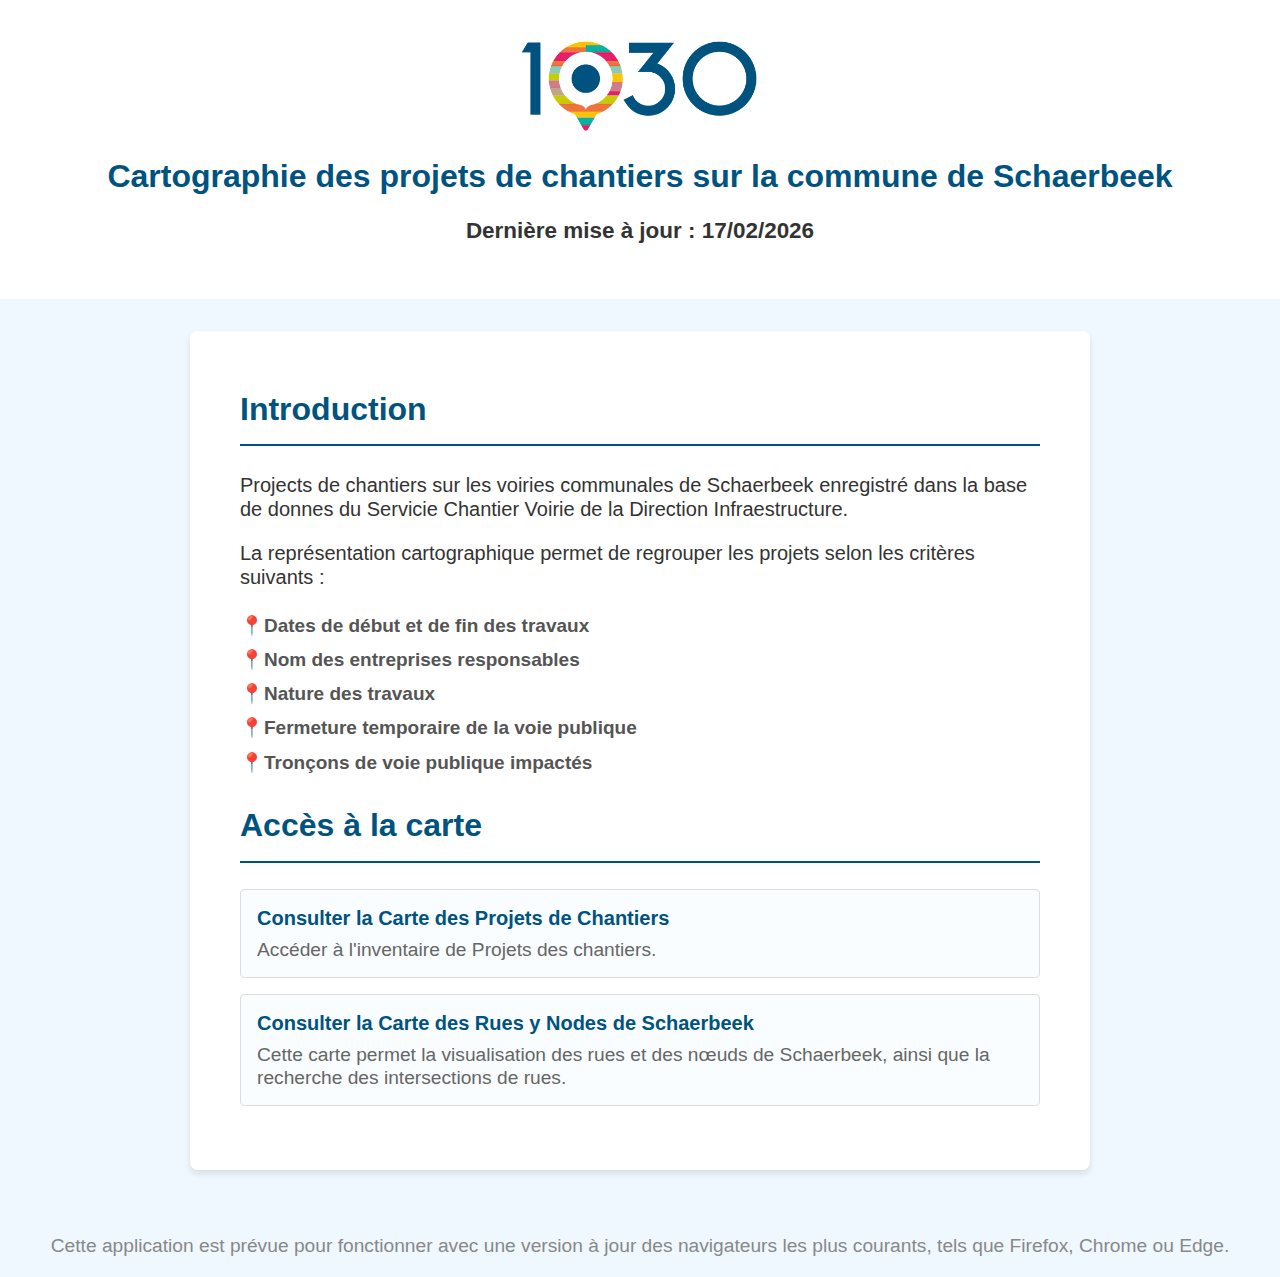
<file: index.html>
<!DOCTYPE html>
<html lang="fr">

<head>
    <meta charset="utf-8" />
    <title>Projets Chantiers 1030</title>
    <link rel="shortcut icon" href="css/images/logo1030GeoData.ico" type="image/x-icon">
    <link rel="stylesheet" href="css/style.css">
</head>

<body class="root">
    <header class="page-header">
        <div class="logo-container">
            <img src="css/images/schaerbeek1030_logo.png" alt="Logotipo de Schaerbeek">
        </div>
        <h1>Cartographie des projets de chantiers sur la commune de Schaerbeek</h1>
        <h3>Dernière mise à jour : 17/02/2026<h3>
    </header>

    <main class="main-content">

        <section class="link-section">
            <div style="max-width: 800px; margin: 0 auto;">
                <h2>Introduction</h2>

                <div class="introduction" style="text-align: left; margin: 0 0 2rem 0; max-width: 100%;">
                    <p style="margin-bottom: 1.2rem;">
                        Projects de chantiers sur les voiries communales de Schaerbeek
                        enregistré dans la base de donnes du Servicie Chantier Voirie
                        de la Direction Infraestructure.
                    </p>
                    </p>
                    La représentation cartographique permet de regrouper les projets selon les critères suivants :
                    </p>
                    <ul class="objectives-list"
                        style="list-style: none; padding-left: 0; text-align: left; font-size: 0.95em; color: #555; line-height: 1.8;">
                        <li>📍<strong>Dates de début et de fin des travaux</strong></li>
                        <li>📍<strong>Nom des entreprises responsables</strong></li>
                        <li>📍<strong>Nature des travaux</strong></li>
                        <li>📍<strong>Fermeture temporaire de la voie publique</strong></li>
                        <li>📍<strong>Tronçons de voie publique impactés</strong></li>
                    </ul>

                    <h2>Accès à la carte</h2>
                    <ul class="link-list">
                        <li>
                            <a href="ProjectsChantiers1030/Carte_ProjectsChantiers1030_StreetSurfaces_02.html"
                                style="background-color: #f9fdff;">
                                <span class="link-title">Consulter la Carte des Projets de Chantiers</span>
                                <span class="link-description">Accéder à l'inventaire de Projets des chantiers.</span>
                            </a>
                        </li>
                        <li>
                            <a href="ProjectsChantiers1030/Carte_ProjectsChantiers1030_StreetSurfaces_00.html"
                                style="background-color: #f9fdff;">
                                <span class="link-title">Consulter la Carte des Rues y Nodes de Schaerbeek</span>
                                <span class="link-description">Cette carte permet la visualisation des rues et des nœuds
                                    de Schaerbeek, ainsi que la recherche des intersections de rues.</span>
                            </a>
                        </li>
                    </ul>
                </div>

                <!--
                <div
                    style="margin-top: 1.5rem; padding: 1.2rem; background-color: #f0f8ff; border-radius: 8px; border-left: 4px solid #00537e;">
                    <p style="font-size: 0.95em; margin: 0; color: #333; line-height: 1.5;">
                        <strong>Vous souhaitez nous aider ?</strong><br>
                        Si vous souhaitez signaler l'état d'une banque endommagée, n'hésitez pas à nous contacter par
                        e-mail
                        au :
                        <a href="mailto:tlaluc@1030.be"
                            style="color: #00537e; font-weight: bold; text-decoration: underline;">tlaluc@1030.be</a>.
                        Votre contribution est précieuse pour préserver ce patrimoine commun.
                    </p>
                </div>
            -->

            </div>
        </section>

    </main>

    <footer class="page-footer">
        <p class="disclaimer">
            Cette application est prévue pour fonctionner avec une version à jour
            des navigateurs les plus courants, tels que Firefox, Chrome ou Edge.
        </p>
    </footer>
</body>

</html>
</file>
<file: css/style.css>
:root {
  /* Variables para un mantenimiento más fácil */
  --primary-color: #00537e;
  --secondary-color: #f0f8ff;
  /* Un azul claro para el fondo */
  --text-color: #333;
}

body {
  font-family: "Calibri", sans-serif;
  font-size: 1.2rem;
  line-height: 1.2;
  margin: 0;
  padding: 0;
  color: var(--text-color);
  background-color: var(--secondary-color);
}

.logo-container img {
  width: 250px;
  /* O el tamaño que prefieras, por ejemplo, 100px o 200px */
  height: auto;
  /* Mantiene la proporción original de la imagen */
  display: block;
  /* Para centrarlo correctamente */
  margin: 0 auto 1rem auto;
  /* Centra la imagen y añade un margen inferior */
}

.page-header {
  text-align: center;
  padding: 2rem;
  background-color: #fff;
}

.page-header h1 {
  font-size: 2rem;
  color: var(--primary-color);
}

.introduction {
  font-size: 1.25rem;
  font-weight: demi bold;
  max-width: 700px;
  margin: 0 auto;
  text-align: center;
}

.main-content {
  max-width: 900px;
  margin: 2rem auto;
  padding: 0 1rem;
}

.link-section {
  background-color: #fff;
  border-radius: 8px;
  box-shadow: 0 4px 6px rgba(0, 0, 0, 0.1);
  padding: 2rem;
  margin-bottom: 2rem;
}

.link-section h2 {
  font-size: 2.0rem;
  color: var(--primary-color);
  border-bottom: 2px solid var(--primary-color);
  padding-bottom: 1rem;
}

.link-section h3 {
  font-size: 1.5rem;
  color: var(--primary-color);
  border-bottom: 2px solid var(--primary-color);
  padding-bottom: 1rem;
}

.link-list {
  list-style-type: none;
  padding: 0;
}

.link-list li {
  margin-bottom: 1rem;
}

.link-list a {
  display: block;
  /* Para que el área del enlace sea mayor */
  padding: 1rem;
  text-decoration: none;
  color: var(--text-color);
  border: 1px solid #ddd;
  border-radius: 4px;
  transition: transform 0.2s ease, box-shadow 0.2s ease;
}

.link-list a:hover {
  transform: translateY(-2px);
  box-shadow: 0 6px 8px rgba(0, 0, 0, 0.15);
}

.link-title {
  display: block;
  font-size: 1.25rem;
  font-weight: bold;
  color: var(--primary-color);
}

.link-description {
  display: block;
  font-size: 1.2rem;
  color: #666;
  margin-top: 0.5rem;
}

.page-footer {
  text-align: center;
  margin-top: 4rem;
  color: #888;
}
</file>
